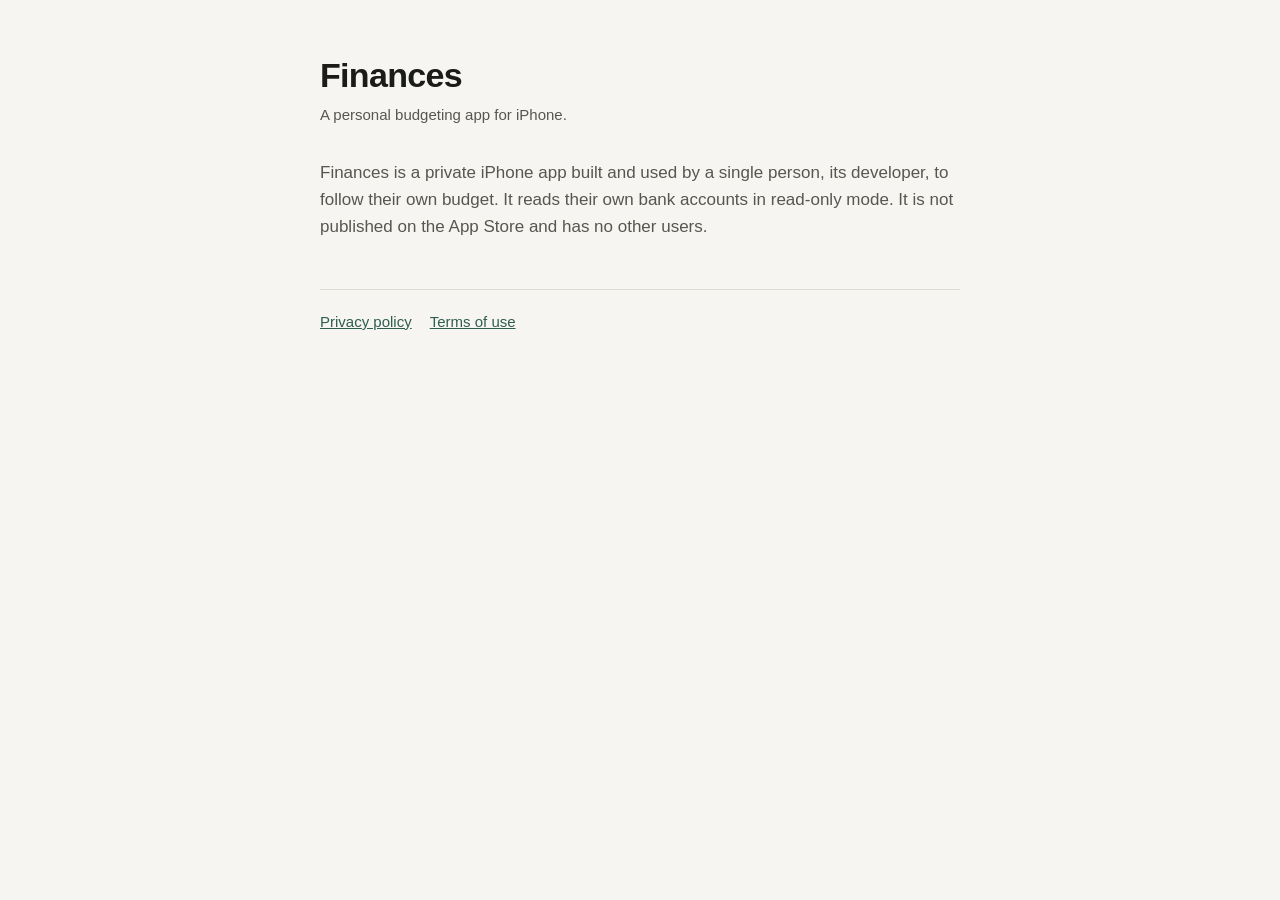
<file: index.html>
<!doctype html>
<html lang="en">
<head>
<meta charset="utf-8">
<meta name="viewport" content="width=device-width, initial-scale=1">
<meta http-equiv="Content-Security-Policy" content="default-src 'none'; style-src 'self'; base-uri 'none'; form-action 'none'">
<meta name="referrer" content="no-referrer">
<meta name="robots" content="noindex">
<title>Finances</title>
<link rel="stylesheet" href="style.css">
</head>
<body>
<main>
<h1>Finances</h1>
<p class="meta">A personal budgeting app for iPhone.</p>
<p>Finances is a private iPhone app built and used by a single person, its developer, to follow their own budget. It reads their own bank accounts in read-only mode. It is not published on the App Store and has no other users.</p>
<nav><a href="privacy.html">Privacy policy</a><a href="terms.html">Terms of use</a></nav>
</main>
</body>
</html>
</file>
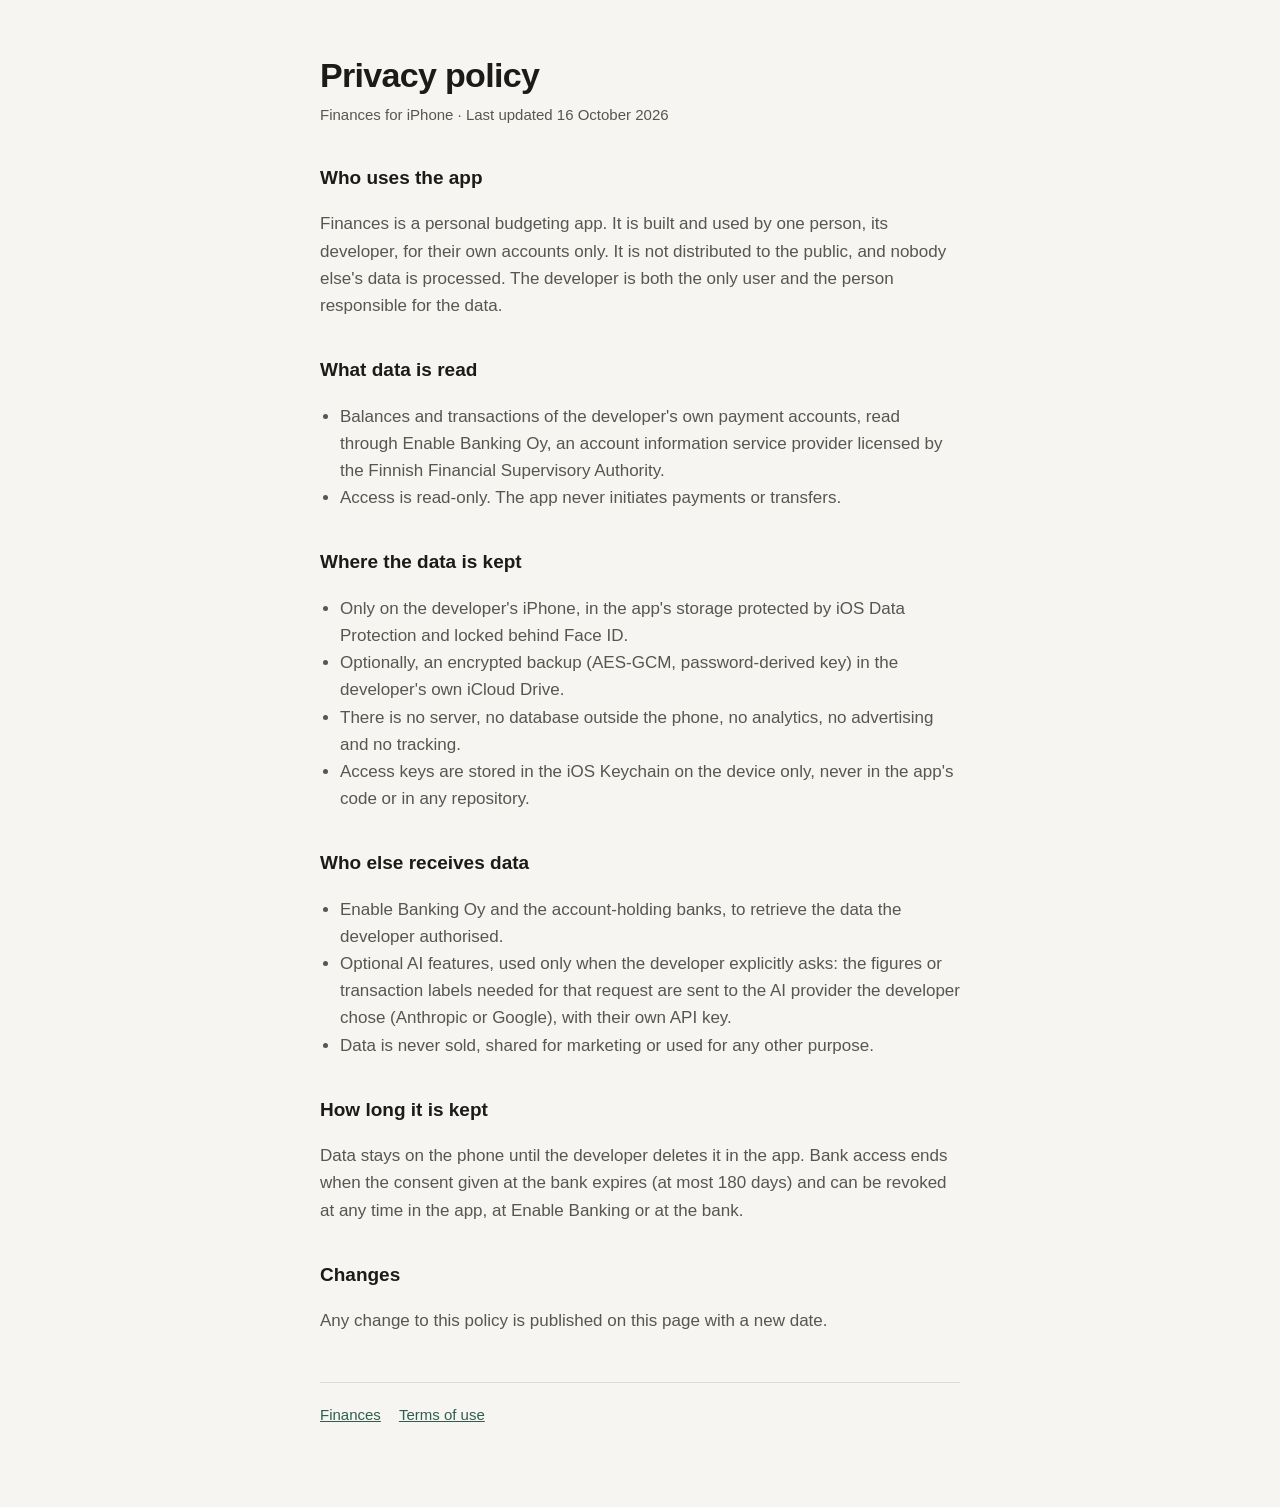
<file: privacy.html>
<!doctype html>
<html lang="en">
<head>
<meta charset="utf-8">
<meta name="viewport" content="width=device-width, initial-scale=1">
<meta http-equiv="Content-Security-Policy" content="default-src 'none'; style-src 'self'; base-uri 'none'; form-action 'none'">
<meta name="referrer" content="no-referrer">
<meta name="robots" content="noindex">
<title>Finances privacy policy</title>
<link rel="stylesheet" href="style.css">
</head>
<body>
<main>
<h1>Privacy policy</h1>
<p class="meta">Finances for iPhone · Last updated 16 October 2026</p>

<h2>Who uses the app</h2>
<p>Finances is a personal budgeting app. It is built and used by one person, its developer, for their own accounts only. It is not distributed to the public, and nobody else's data is processed. The developer is both the only user and the person responsible for the data.</p>

<h2>What data is read</h2>
<ul>
<li>Balances and transactions of the developer's own payment accounts, read through Enable Banking Oy, an account information service provider licensed by the Finnish Financial Supervisory Authority.</li>
<li>Access is read-only. The app never initiates payments or transfers.</li>
</ul>

<h2>Where the data is kept</h2>
<ul>
<li>Only on the developer's iPhone, in the app's storage protected by iOS Data Protection and locked behind Face ID.</li>
<li>Optionally, an encrypted backup (AES-GCM, password-derived key) in the developer's own iCloud Drive.</li>
<li>There is no server, no database outside the phone, no analytics, no advertising and no tracking.</li>
<li>Access keys are stored in the iOS Keychain on the device only, never in the app's code or in any repository.</li>
</ul>

<h2>Who else receives data</h2>
<ul>
<li>Enable Banking Oy and the account-holding banks, to retrieve the data the developer authorised.</li>
<li>Optional AI features, used only when the developer explicitly asks: the figures or transaction labels needed for that request are sent to the AI provider the developer chose (Anthropic or Google), with their own API key.</li>
<li>Data is never sold, shared for marketing or used for any other purpose.</li>
</ul>

<h2>How long it is kept</h2>
<p>Data stays on the phone until the developer deletes it in the app. Bank access ends when the consent given at the bank expires (at most 180 days) and can be revoked at any time in the app, at Enable Banking or at the bank.</p>

<h2>Changes</h2>
<p>Any change to this policy is published on this page with a new date.</p>

<nav><a href="index.html">Finances</a><a href="terms.html">Terms of use</a></nav>
</main>
</body>
</html>
</file>
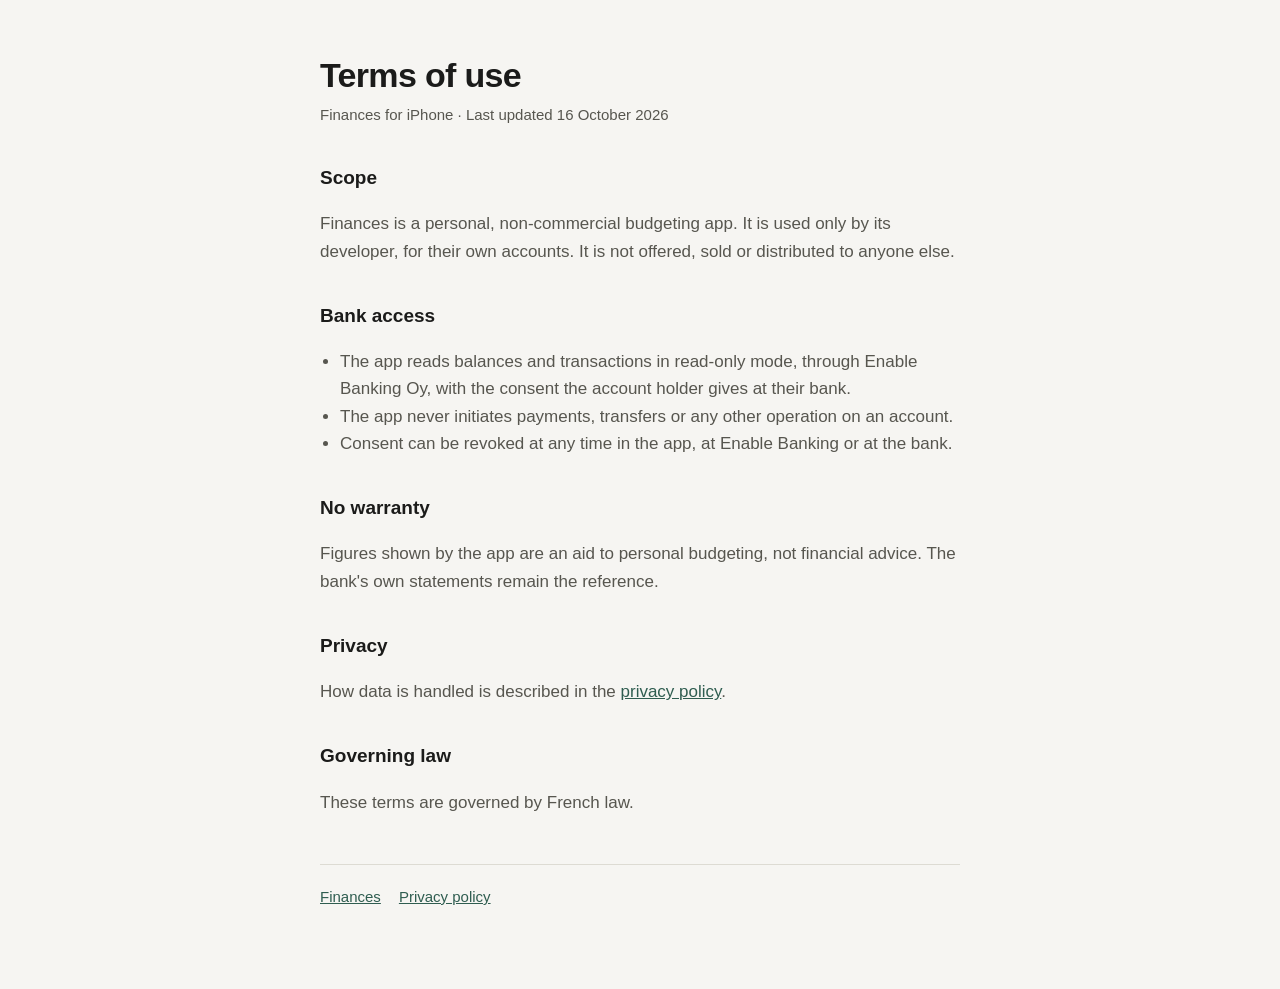
<file: terms.html>
<!doctype html>
<html lang="en">
<head>
<meta charset="utf-8">
<meta name="viewport" content="width=device-width, initial-scale=1">
<meta http-equiv="Content-Security-Policy" content="default-src 'none'; style-src 'self'; base-uri 'none'; form-action 'none'">
<meta name="referrer" content="no-referrer">
<meta name="robots" content="noindex">
<title>Finances terms of use</title>
<link rel="stylesheet" href="style.css">
</head>
<body>
<main>
<h1>Terms of use</h1>
<p class="meta">Finances for iPhone · Last updated 16 October 2026</p>

<h2>Scope</h2>
<p>Finances is a personal, non-commercial budgeting app. It is used only by its developer, for their own accounts. It is not offered, sold or distributed to anyone else.</p>

<h2>Bank access</h2>
<ul>
<li>The app reads balances and transactions in read-only mode, through Enable Banking Oy, with the consent the account holder gives at their bank.</li>
<li>The app never initiates payments, transfers or any other operation on an account.</li>
<li>Consent can be revoked at any time in the app, at Enable Banking or at the bank.</li>
</ul>

<h2>No warranty</h2>
<p>Figures shown by the app are an aid to personal budgeting, not financial advice. The bank's own statements remain the reference.</p>

<h2>Privacy</h2>
<p>How data is handled is described in the <a href="privacy.html">privacy policy</a>.</p>

<h2>Governing law</h2>
<p>These terms are governed by French law.</p>

<nav><a href="index.html">Finances</a><a href="privacy.html">Privacy policy</a></nav>
</main>
</body>
</html>
</file>
<file: style.css>
:root {
  color-scheme: light dark;
  --bg: #f6f5f2;
  --ink: #1b1b1a;
  --ink-2: #57564f;
  --line: #dddbd3;
  --link: #2f5d50;
}
@media (prefers-color-scheme: dark) {
  :root {
    --bg: #121211;
    --ink: #ecebe6;
    --ink-2: #a3a199;
    --line: #2c2c29;
    --link: #8cc4b2;
  }
}
* { box-sizing: border-box; }
html { -webkit-text-size-adjust: 100%; }
body {
  margin: 0;
  background: var(--bg);
  color: var(--ink);
  font: 17px/1.6 -apple-system, BlinkMacSystemFont, "Helvetica Neue", Helvetica, Arial, sans-serif;
}
main { max-width: 680px; margin: 0 auto; padding: 56px 20px 80px; }
h1 { font-size: 34px; line-height: 1.15; letter-spacing: -0.02em; margin: 0 0 8px; }
h2 { font-size: 19px; margin: 36px 0 8px; }
p, li { color: var(--ink-2); }
ul { padding-left: 20px; }
a { color: var(--link); }
.meta { color: var(--ink-2); font-size: 15px; margin: 0 0 32px; }
nav { border-top: 1px solid var(--line); margin-top: 48px; padding-top: 20px; font-size: 15px; }
nav a { margin-right: 18px; }
</file>
